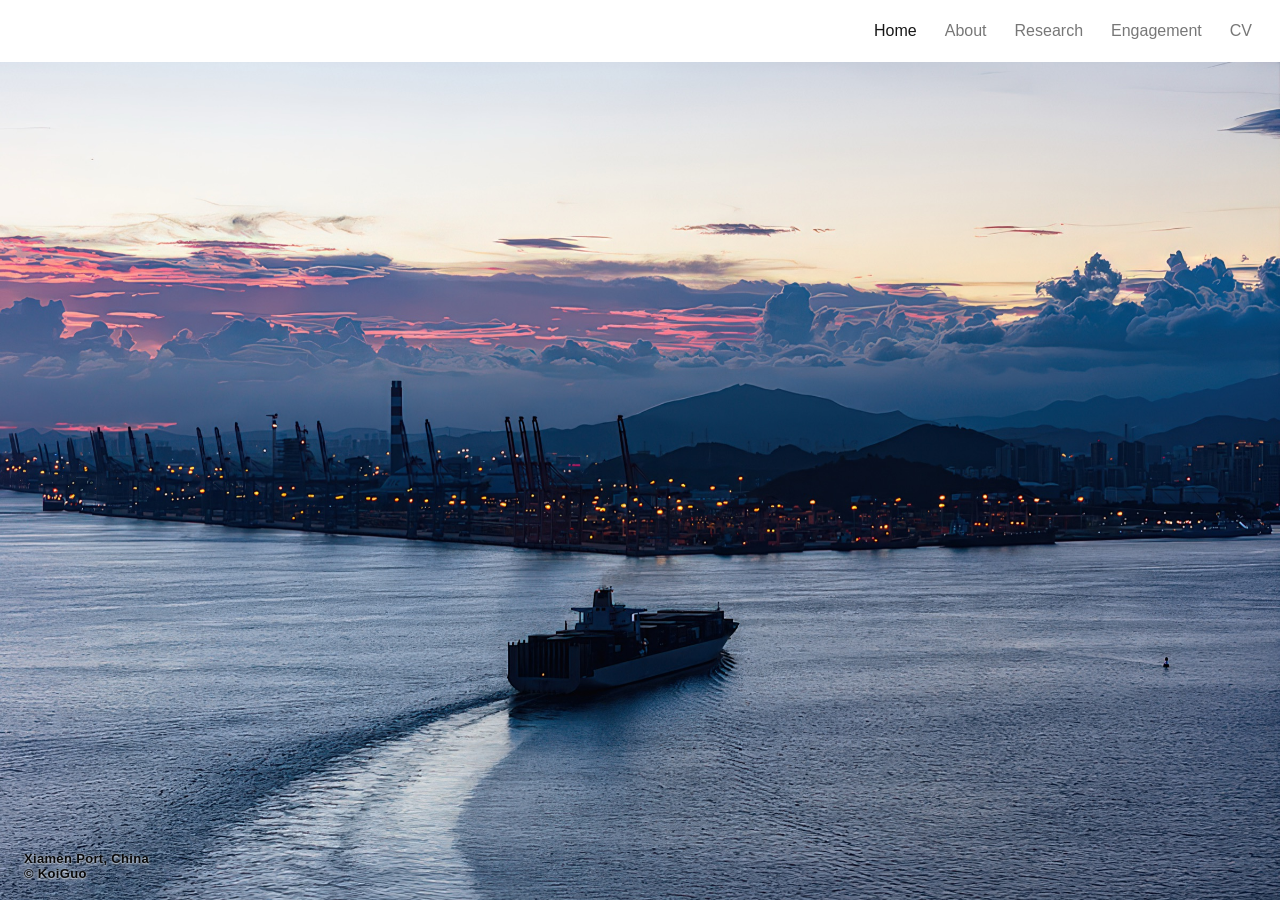
<file: index.html>
<!doctype html>
<html lang="en">
  <head>
    <meta charset="utf-8" />
    <meta name="viewport" content="width=device-width, initial-scale=1" />
    <meta
      name="description"
      content="Jeremy Jiajing Chen is a PhD candidate at HKUST working on shipping decarbonisation, AI for smart maritime systems, and maritime economics."
    />
    <title>Jeremy Jiajing Chen</title>
    <link rel="icon" href="assets/favicon.svg?v=3" type="image/svg+xml" />
    <link rel="stylesheet" href="assets/styles.css?v=30" />
    <script src="assets/navigation.js?v=5" defer></script>
  </head>
  <body class="cover-page">
    <a class="skip-link" href="#main">Skip to content</a>

    <header class="site-header">
      <div class="nav-shell">
        <nav class="site-nav" aria-label="Primary navigation">
          <a class="active" href="index.html" aria-current="page">Home</a>
          <a href="about.html">About</a>
          <a href="research.html">Research</a>
          <a href="impacts.html">Engagement</a>
          <a href="assets/Jiajing_Chen_CV.pdf">CV</a>
        </nav>
      </div>
    </header>

    <main id="main" class="cover-main">
      <img
        class="cover-photo"
        src="assets/homepage-cover.jpg"
        alt=""
      />
      <div class="ink-intro" aria-label="Welcome message">
        <p class="ink-line ink-greeting" data-ink-text>Hi there :)</p>
        <p class="ink-line ink-welcome" data-ink-text>Welcome to JJ's website!</p>
        <ul class="ink-interests" aria-label="Research interests">
          <li class="ink-line ink-interest" data-ink-text>
            Shipping emissions and decarbonisation
          </li>
          <li class="ink-line ink-interest" data-ink-text>
            AI for smart maritime systems
          </li>
          <li class="ink-line ink-interest" data-ink-text>
            Maritime economics and policy
          </li>
        </ul>
      </div>
      <p class="cover-location">
        Xiamen Port, China<br />
        © KoiGuo
      </p>
    </main>
  </body>
</html>
</file>
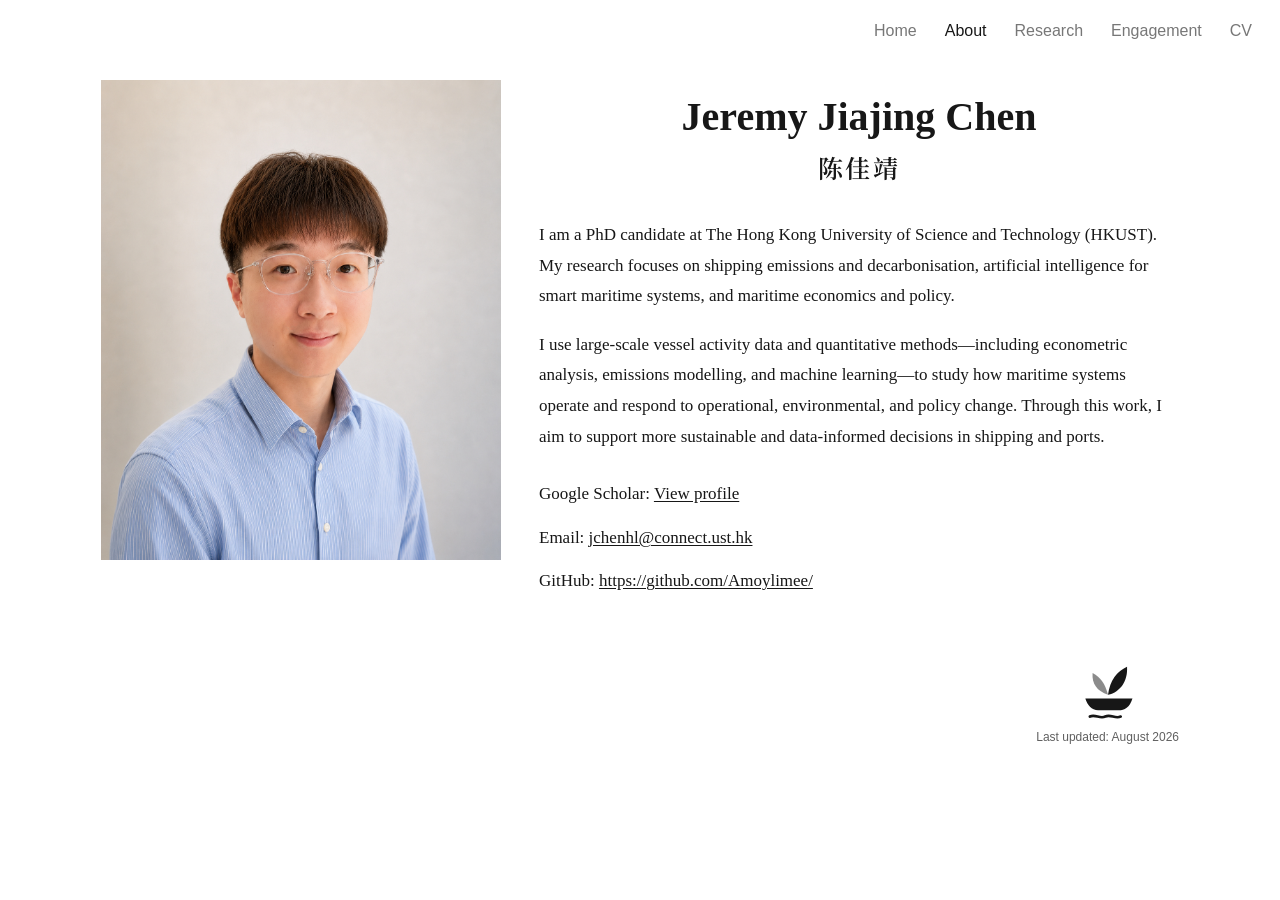
<file: about.html>
<!doctype html>
<html lang="en">
  <head>
    <meta charset="utf-8" />
    <meta name="viewport" content="width=device-width, initial-scale=1" />
    <meta
      name="description"
      content="Jeremy Jiajing Chen is a PhD candidate at HKUST working on shipping decarbonisation, AI for smart maritime systems, and maritime economics."
    />
    <title>About | Jeremy Jiajing Chen</title>
    <link rel="icon" href="assets/favicon.svg?v=3" type="image/svg+xml" />
    <link rel="preconnect" href="https://fonts.googleapis.com" />
    <link rel="preconnect" href="https://fonts.gstatic.com" crossorigin />
    <link
      href="https://fonts.googleapis.com/css2?family=Noto+Serif+SC:wght@600&amp;display=swap&amp;text=%E9%99%88%E4%BD%B3%E9%9D%96"
      rel="stylesheet"
    />
    <link rel="stylesheet" href="assets/styles.css?v=27" />
    <script src="assets/navigation.js?v=2" defer></script>
  </head>
  <body class="home-page">
    <a class="skip-link" href="#main">Skip to content</a>

    <header class="site-header">
      <div class="nav-shell">
        <nav class="site-nav" aria-label="Primary navigation">
          <a href="index.html">Home</a>
          <a class="active" href="about.html" aria-current="page">About</a>
          <a href="research.html">Research</a>
          <a href="impacts.html">Engagement</a>
          <a href="assets/Jiajing_Chen_CV.pdf">CV</a>
        </nav>
      </div>
    </header>

    <main id="main" class="home-main">
      <div class="home-grid">
        <img
          class="portrait-photo"
          src="assets/my-headshot-2.JPG"
          alt="Portrait of Jeremy Jiajing Chen"
        />

        <section class="home-copy" aria-labelledby="home-title">
          <h1 id="home-title">Jeremy Jiajing Chen</h1>
          <p class="chinese-name" lang="zh-Hans">陈佳靖</p>

          <p>
            I am a PhD candidate at The Hong Kong University of Science and
            Technology (HKUST). My research focuses on shipping emissions and
            decarbonisation, artificial intelligence for smart maritime
            systems, and maritime economics and policy.
          </p>

          <p>
            I use large-scale vessel activity data and quantitative
            methods—including econometric analysis, emissions modelling, and
            machine learning—to study how maritime systems operate and respond
            to operational, environmental, and policy change. Through this
            work, I aim to
            support more sustainable and data-informed decisions in shipping
            and ports.
          </p>

          <div class="profile-links" aria-label="Academic profile links">
            <p>
              Google Scholar:
              <a
                href="https://scholar.google.com/citations?user=E-e0sd4AAAAJ&amp;hl=en"
                target="_blank"
                rel="noreferrer"
                >View profile</a
              >
            </p>
            <p>
              Email:
              <a href="mailto:jchenhl@connect.ust.hk"
                >jchenhl@connect.ust.hk</a
              >
            </p>
            <p>
              GitHub:
              <a
                href="https://github.com/Amoylimee"
                target="_blank"
                rel="noreferrer"
                >https://github.com/Amoylimee/</a
              >
            </p>
          </div>
        </section>
      </div>

      <footer class="home-update">
        <img
          src="assets/logo-cargo-black.svg"
          alt="Maritime decarbonisation mark"
        />
        <p>Last updated: August 2026</p>
      </footer>
    </main>
  </body>
</html>
</file>
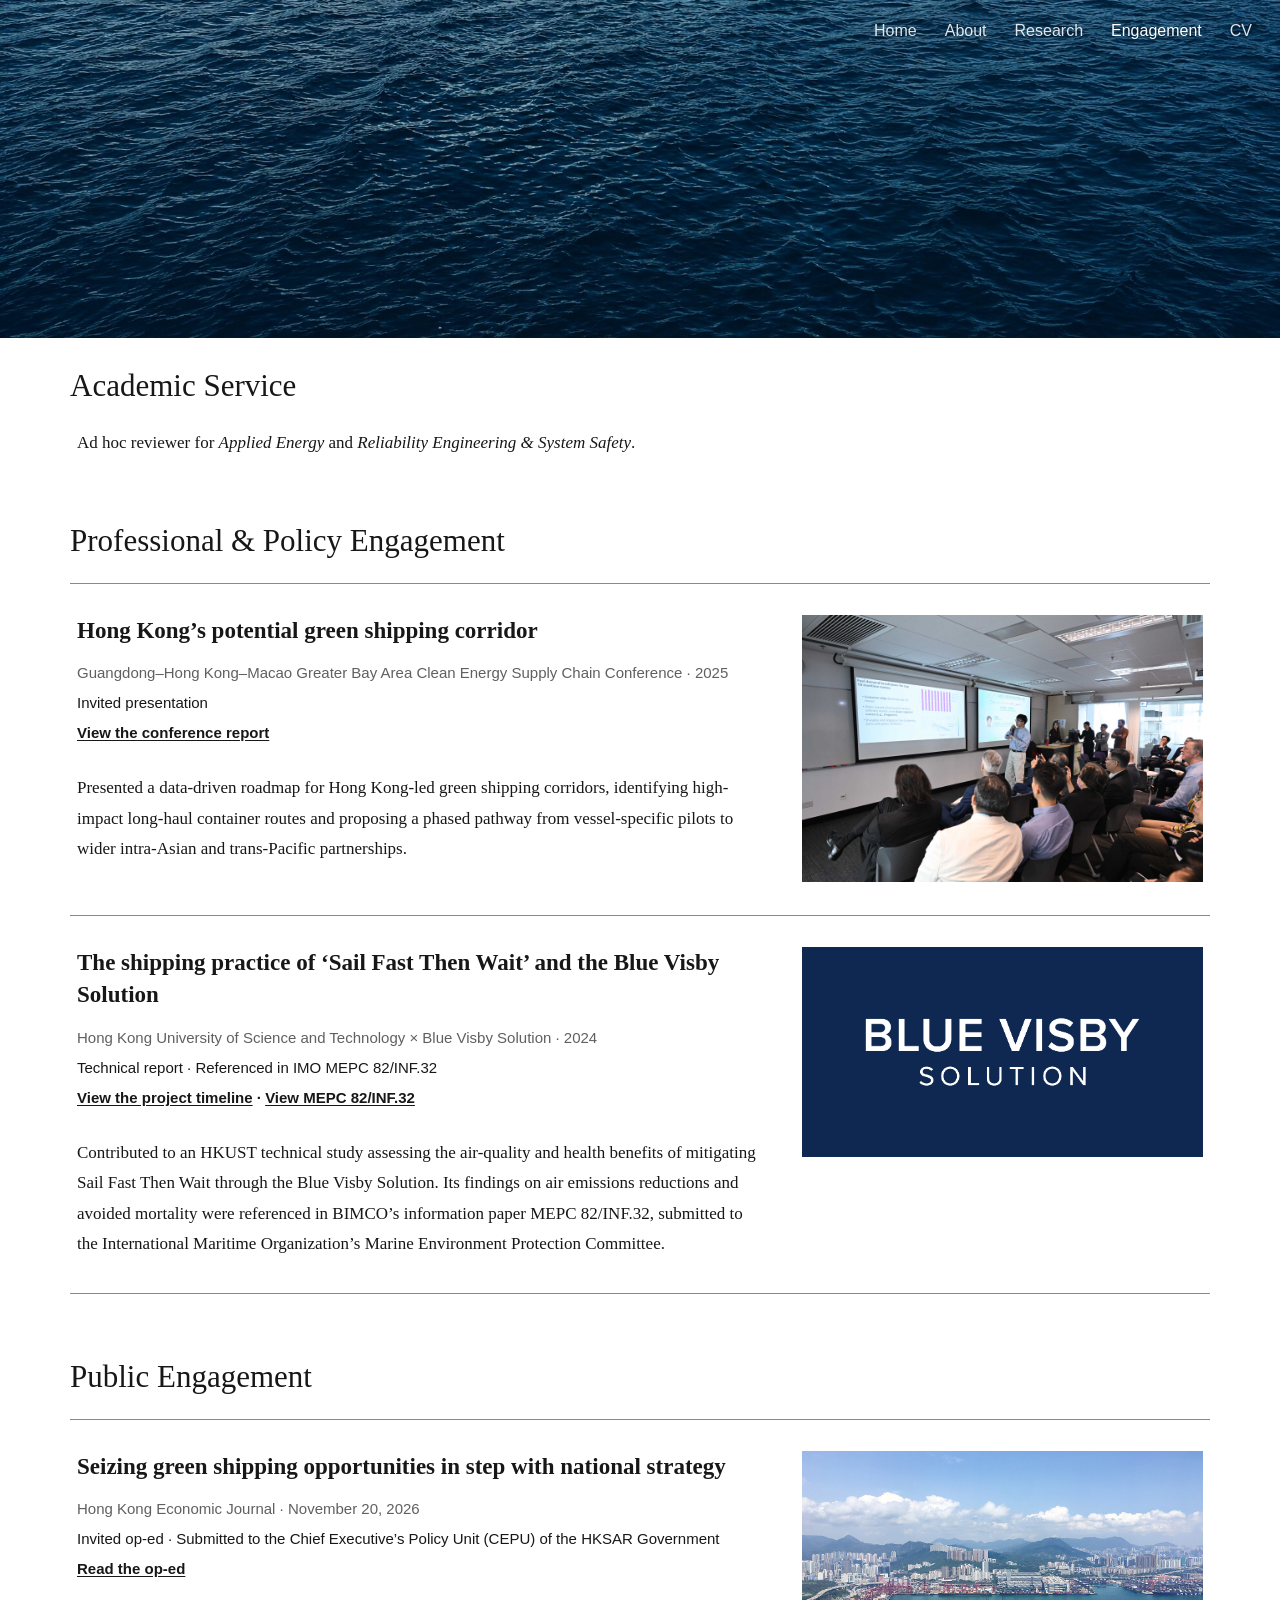
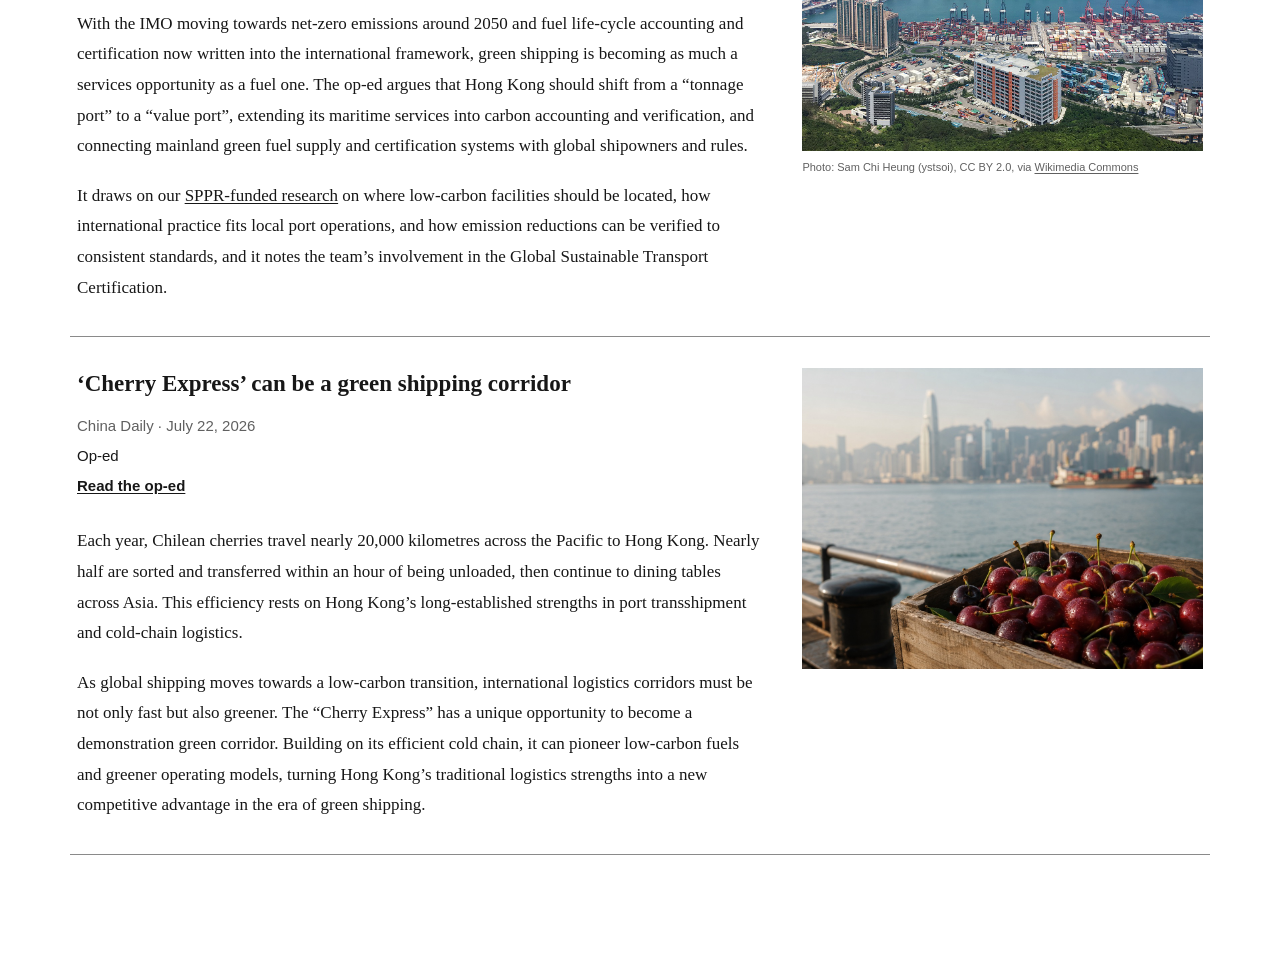
<file: impacts.html>
<!doctype html>
<html lang="en">
  <head>
    <meta charset="utf-8" />
    <meta name="viewport" content="width=device-width, initial-scale=1" />
    <meta
      name="description"
      content="Academic service, professional and policy engagement, and public writing by Jeremy Jiajing Chen."
    />
    <title>Service &amp; Engagement | Jeremy Jiajing Chen</title>
    <link rel="icon" href="assets/favicon.svg?v=3" type="image/svg+xml" />
    <link rel="stylesheet" href="assets/styles.css?v=31" />
    <script src="assets/navigation.js?v=2" defer></script>
  </head>
  <body class="impacts-page">
    <a class="skip-link" href="#main">Skip to content</a>

    <header class="research-banner">
      <div class="nav-shell">
        <nav class="site-nav site-nav-dark" aria-label="Primary navigation">
          <a href="index.html">Home</a>
          <a href="about.html">About</a>
          <a href="research.html">Research</a>
          <a class="active" href="impacts.html" aria-current="page"
            >Engagement</a
          >
          <a href="assets/Jiajing_Chen_CV.pdf">CV</a>
        </nav>
      </div>
    </header>

    <main id="main" class="impacts-main">
      <section class="engagement-group" aria-labelledby="academic-service">
        <h1 id="academic-service">Academic Service</h1>
        <p class="service-entry">
          Ad hoc reviewer for <cite>Applied Energy</cite> and
          <cite>Reliability Engineering &amp; System Safety</cite>.
        </p>
      </section>

      <section
        class="engagement-group"
        aria-labelledby="professional-policy-engagement"
      >
        <h1 id="professional-policy-engagement">
          Professional &amp; Policy Engagement
        </h1>

        <article class="impact-entry">
          <div class="impact-copy">
            <h2>Hong Kong&rsquo;s potential green shipping corridor</h2>
            <div class="impact-details">
              <p class="impact-meta">
                Guangdong&ndash;Hong Kong&ndash;Macao Greater Bay Area Clean
                Energy Supply Chain Conference &middot; 2025
              </p>
              <p class="impact-type">Invited presentation</p>
              <p class="impact-link">
                <a
                  href="https://hkcos.hk/wp-content/uploads/2025/12/2025%E7%B2%A4%E6%B8%AF%E6%BE%B3%E5%A4%A7%E6%B9%BE%E5%8C%BA%E6%B8%85%E6%B4%81%E8%83%BD%E6%BA%90%E4%BE%9B%E5%BA%94%E9%93%BE%E4%BA%A4%E6%B5%81%E4%BC%9A%E4%BC%9A%E8%AE%AE%E6%8A%A5%E5%91%8A-1.pdf"
                  target="_blank"
                  rel="noreferrer"
                  >View the conference report</a
                >
              </p>
            </div>
            <div class="impact-description">
              <p>
                Presented a data-driven roadmap for Hong Kong-led green
                shipping corridors, identifying high-impact long-haul container
                routes and proposing a phased pathway from vessel-specific
                pilots to wider intra-Asian and trans-Pacific partnerships.
              </p>
            </div>
          </div>
          <img
            class="impact-image presentation-image"
            src="assets/green-shipping-corridor-presentation.jpg"
            alt="Jeremy Jiajing Chen presenting research on green shipping corridors to an industry audience"
          />
        </article>

        <article class="impact-entry">
          <div class="impact-copy">
            <h2>
              The shipping practice of &lsquo;Sail Fast Then Wait&rsquo; and the
              Blue Visby Solution
            </h2>
            <div class="impact-details">
              <p class="impact-meta">
                Hong Kong University of Science and Technology &times; Blue
                Visby Solution &middot; 2024
              </p>
              <p class="impact-type">
                Technical report &middot; Referenced in IMO MEPC 82/INF.32
              </p>
              <p class="impact-link">
                <a
                  href="https://bluevisby.com/timeline/"
                  target="_blank"
                  rel="noreferrer"
                  >View the project timeline</a
                >
                <span aria-hidden="true"> &middot; </span>
                <a
                  href="https://maritimecyprus.com/wp-content/uploads/2024/10/Blue-Visby-Solution_c.pdf"
                  target="_blank"
                  rel="noreferrer"
                  >View MEPC 82/INF.32</a
                >
              </p>
            </div>
            <div class="impact-description">
              <p>
                Contributed to an HKUST technical study assessing the
                air-quality and health benefits of mitigating Sail Fast Then
                Wait through the Blue Visby Solution. Its findings on air
                emissions reductions and avoided mortality were referenced in
                BIMCO&rsquo;s information paper MEPC 82/INF.32, submitted to the
                International Maritime Organization&rsquo;s Marine Environment
                Protection Committee.
              </p>
            </div>
          </div>
          <img
            class="impact-image blue-visby-image"
            src="assets/blue-visby-solution.png"
            alt="Blue Visby Solution wordmark on a dark blue background"
          />
        </article>
      </section>

      <section
        class="engagement-group public-engagement-group"
        aria-labelledby="public-engagement"
      >
        <h1 id="public-engagement">Public Engagement</h1>

        <article class="impact-entry">
          <div class="impact-copy">
            <h2>
              Seizing green shipping opportunities in step with national strategy
            </h2>
            <div class="impact-details">
              <p class="impact-meta">
                Hong Kong Economic Journal &middot;
                <time datetime="2026-11-20">November 20, 2026</time>
              </p>
              <p class="impact-type">
                Invited op-ed &middot; Submitted to the Chief Executive&rsquo;s
                Policy Unit (CEPU) of the HKSAR Government
              </p>
              <p class="impact-link">
                <a
                  href="https://www.hkej.com/dailynews/commentary/article/4569854/"
                  target="_blank"
                  rel="noreferrer"
                  >Read the op-ed</a
                >
              </p>
            </div>
            <div class="impact-description">
              <p>
                With the IMO moving towards net-zero emissions around 2050 and
                fuel life-cycle accounting and certification now written into
                the international framework, green shipping is becoming as much
                a services opportunity as a fuel one. The op-ed argues that Hong
                Kong should shift from a &ldquo;tonnage port&rdquo; to a
                &ldquo;value port&rdquo;, extending its maritime services into
                carbon accounting and verification, and connecting mainland
                green fuel supply and certification systems with global
                shipowners and rules.
              </p>
              <p>
                It draws on our
                <a
                  href="https://www.cepu.gov.hk/en/PRFS/sppr-granted.html"
                  target="_blank"
                  rel="noreferrer"
                  >SPPR-funded research</a
                >
                on where low-carbon facilities should be located, how
                international practice fits local port operations, and how
                emission reductions can be verified to consistent standards, and
                it notes the team&rsquo;s involvement in the Global Sustainable
                Transport Certification.
              </p>
            </div>
          </div>
          <figure class="impact-figure">
            <img
              class="impact-image"
              src="assets/kwai-tsing-container-port.jpg"
              alt="Aerial view of Kwai Tsing Container Terminals, with berths, gantry cranes and stacked containers along Victoria Harbour"
            />
            <figcaption class="impact-credit">
              Photo: Sam Chi Heung (ystsoi), CC BY 2.0, via
              <a
                href="https://commons.wikimedia.org/wiki/File:Kwai_Tsing_Container_Terminal_201905.jpg"
                target="_blank"
                rel="noreferrer"
                >Wikimedia Commons</a
              >
            </figcaption>
          </figure>
        </article>

        <article class="impact-entry">
          <div class="impact-copy">
            <h2>
              &lsquo;Cherry Express&rsquo; can be a green shipping corridor
            </h2>
            <div class="impact-details">
              <p class="impact-meta">
                China Daily &middot;
                <time datetime="2026-07-22">July 22, 2026</time>
              </p>
              <p class="impact-type">Op-ed</p>
              <p class="impact-link">
                <a
                  href="https://www.chinadailyasia.com/hk/article/636824"
                  target="_blank"
                  rel="noreferrer"
                  >Read the op-ed</a
                >
              </p>
            </div>
            <div class="impact-description">
              <p>
                Each year, Chilean cherries travel nearly 20,000 kilometres
                across the Pacific to Hong Kong. Nearly half are sorted and
                transferred within an hour of being unloaded, then continue to
                dining tables across Asia. This efficiency rests on Hong
                Kong&rsquo;s long-established strengths in port transshipment
                and cold-chain logistics.
              </p>
              <p>
                As global shipping moves towards a low-carbon transition,
                international logistics corridors must be not only fast but
                also greener. The &ldquo;Cherry Express&rdquo; has a unique
                opportunity to become a demonstration green corridor. Building
                on its efficient cold chain, it can pioneer low-carbon fuels
                and greener operating models, turning Hong Kong&rsquo;s
                traditional logistics strengths into a new competitive
                advantage in the era of green shipping.
              </p>
            </div>
          </div>
          <img
            class="impact-image"
            src="assets/cherry-express-hong-kong.jpg"
            alt="Cherries beside Victoria Harbour, with a container ship and the Hong Kong skyline in the background"
          />
        </article>

      </section>
    </main>
  </body>
</html>
</file>
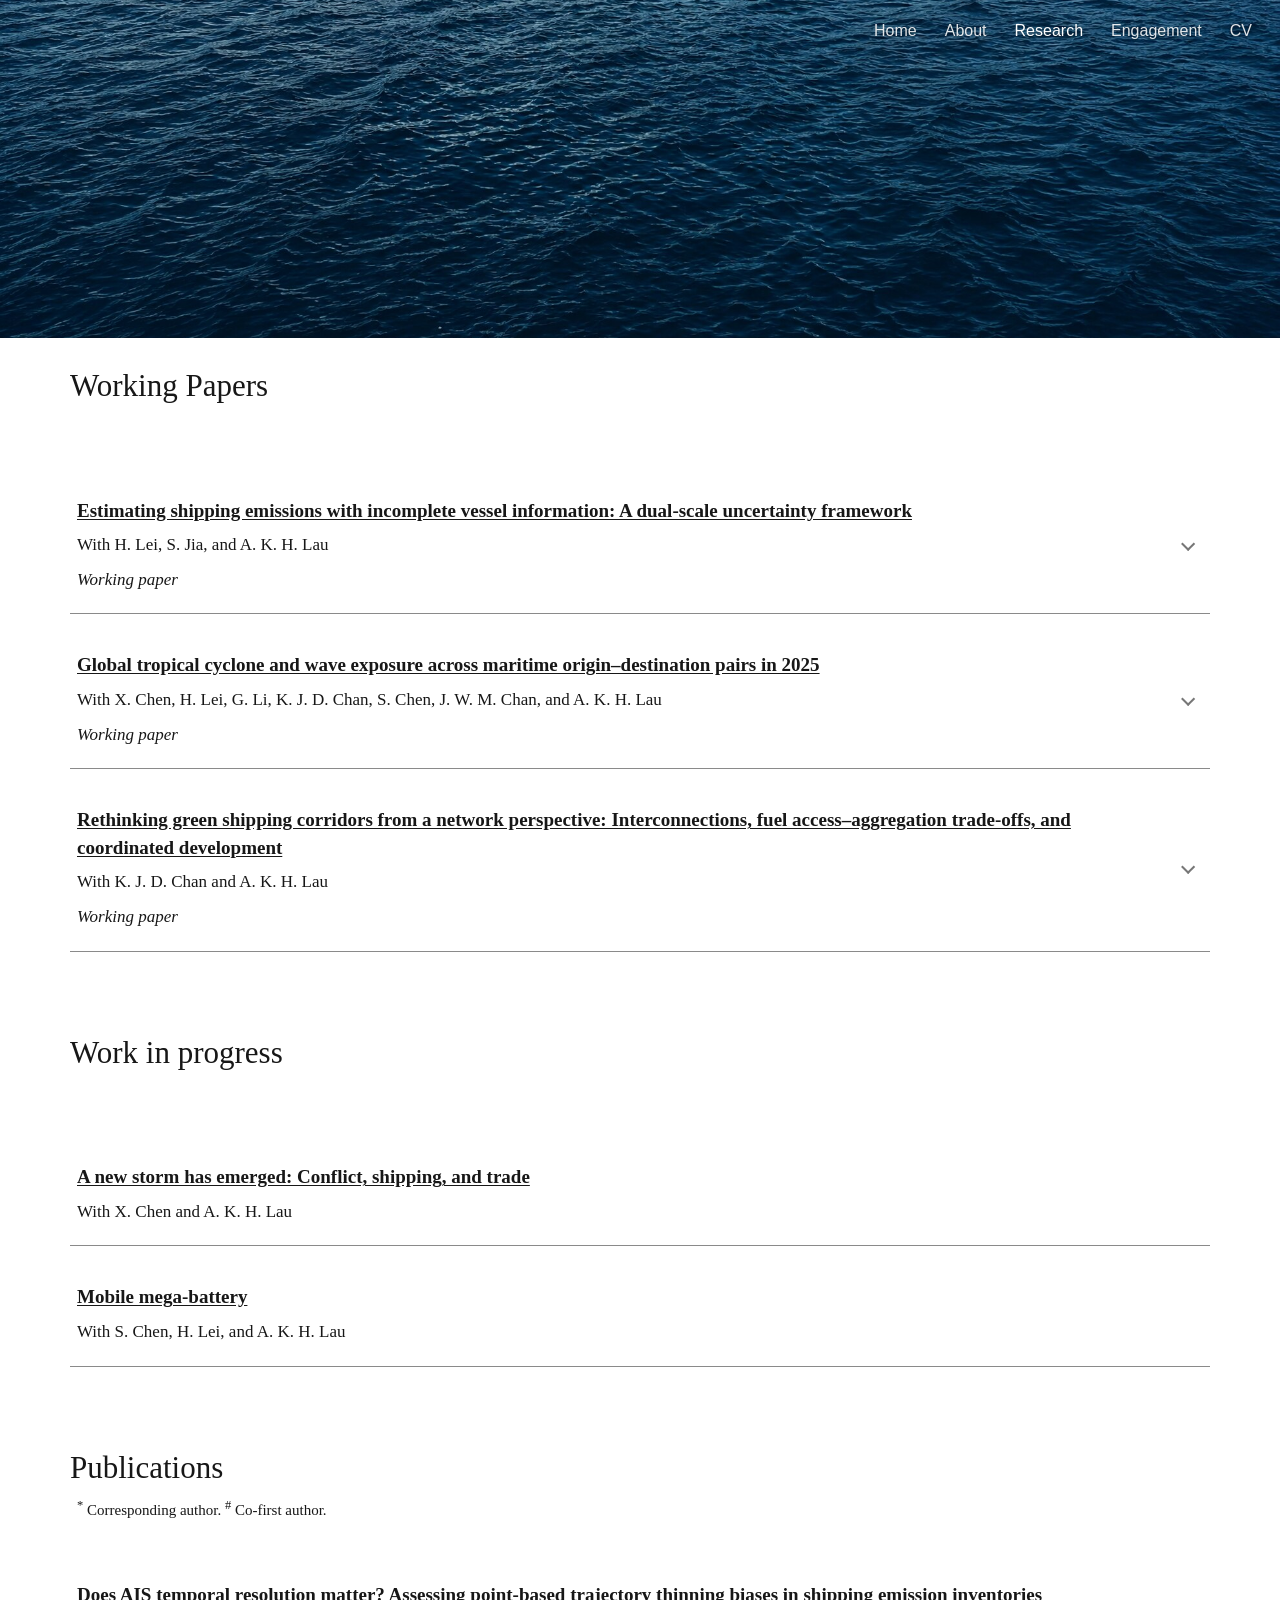
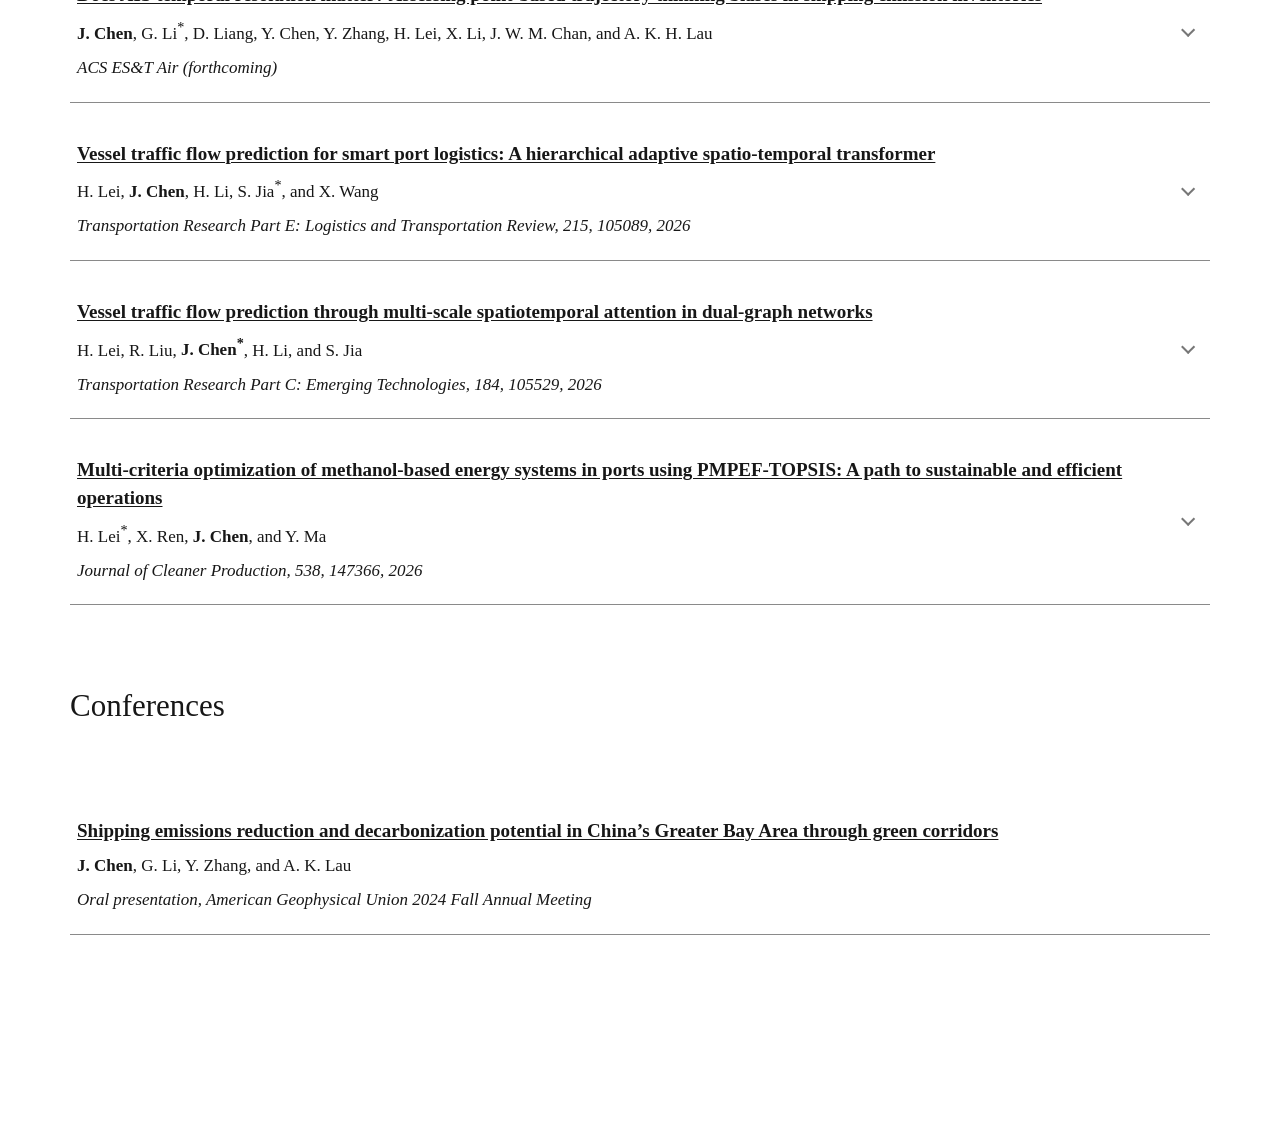
<file: research.html>
<!doctype html>
<html lang="en">
  <head>
    <meta charset="utf-8" />
    <meta name="viewport" content="width=device-width, initial-scale=1" />
    <meta
      name="description"
      content="Research by Jeremy Jiajing Chen on maritime decarbonisation, AIS-based shipping analytics, emissions estimation, and policy implementation."
    />
    <title>Research | Jeremy Jiajing Chen</title>
    <link rel="icon" href="assets/favicon.svg?v=3" type="image/svg+xml" />
    <link rel="stylesheet" href="assets/styles.css?v=27" />
    <script src="assets/navigation.js?v=2" defer></script>
  </head>
  <body class="research-page">
    <a class="skip-link" href="#main">Skip to content</a>

    <header class="research-banner">
      <div class="nav-shell">
        <nav class="site-nav site-nav-dark" aria-label="Primary navigation">
          <a href="index.html">Home</a>
          <a href="about.html">About</a>
          <a class="active" href="research.html" aria-current="page">Research</a>
          <a href="impacts.html">Engagement</a>
          <a href="assets/Jiajing_Chen_CV.pdf">CV</a>
        </nav>
      </div>
    </header>

    <main id="main" class="research-main">
      <section class="research-group" aria-labelledby="working-papers">
        <h1 id="working-papers">Working Papers</h1>

        <details class="paper-entry">
          <summary>
            <span class="paper-summary">
              <span class="paper-title">
                Estimating shipping emissions with incomplete vessel
                information: A dual-scale uncertainty framework
              </span>
              <span class="paper-authors">
                With H. Lei, S. Jia, and A. K. H. Lau
              </span>
              <span class="paper-status">Working paper</span>
            </span>
            <span class="chevron" aria-hidden="true"></span>
          </summary>
          <div class="paper-details">
            <p>
              AIS-based emissions inventories require ship type and technical
              specifications that are missing or unreliable for many observed
              vessels. Existing methods complete these fields one vessel at a
              time, keep a single completed record, and assume a fixed fleet
              composition. Dual-Scale Uncertainty-Aware Learning for Ship
              Emissions Estimation (DUAL-SEE) instead recovers ship type and
              technical specifications jointly from AIS behaviour and whatever
              information a vessel already has, retains multiple plausible
              profiles, and propagates uncertainty at both the vessel and the
              fleet level. Across 135 cases spanning nine information-loss
              scenarios, DUAL-SEE achieved a mean absolute inventory error of
              7.21%, roughly 34% below the best deterministic benchmark, with
              better interval quality than the sampling comparison. Applied to
              the 2025 Pearl River Delta fleet, vessels with incomplete
              information made up 87.8% of AIS-visible traffic and contributed
              an estimated 80.9%&ndash;83.8% of regional emissions, while
              fleet-level uncertainty accounted for 96.60%&ndash;97.74% of the
              variance in regional totals&mdash;showing that fleet composition,
              rather than individual vessel ambiguity, dominates inventory
              uncertainty under incomplete vessel information.
            </p>
          </div>
        </details>

        <details class="paper-entry">
          <summary>
            <span class="paper-summary">
              <span class="paper-title">
                Global tropical cyclone and wave exposure across maritime
                origin&ndash;destination pairs in 2025
              </span>
              <span class="paper-authors">
                With X. Chen, H. Lei, G. Li, K. J. D. Chan, S. Chen,
                J. W. M. Chan, and A. K. H. Lau
              </span>
              <span class="paper-status">Working paper</span>
            </span>
            <span class="chevron" aria-hidden="true"></span>
          </summary>
          <div class="paper-details">
            <p>
              Weather encountered at sea depends on where and when vessels
              travel. We present a global dataset of tropical cyclone proximity
              and wave conditions encountered by internationally operating
              merchant vessels in 2025. Using hourly Automatic Identification
              System (AIS)-derived positions, we reconstructed trajectories for
              over 1.1 million voyages by approximately 34,000 vessels and
              matched them to cyclone tracks and wave reanalysis. Monthly tables
              for directed country pairs and coded city pairs report cyclone
              exposure, mean significant wave height and high-wave exposure by
              vessel type and departure month. They also report sample sizes,
              data availability and exposure ranges associated with unknown
              vessel positions. Comparison with higher-frequency AIS data shows
              agreement in 97.6&ndash;99.1% of hours flagged as exposed by either
              source across the cyclone and high-wave measures. The tables can
              be linked to shipping performance, port activity and trade data
              to study transport reliability and maritime trade.
            </p>
          </div>
        </details>

        <details class="paper-entry">
          <summary>
            <span class="paper-summary">
              <span class="paper-title">
                Rethinking green shipping corridors from a network perspective:
                Interconnections, fuel access&ndash;aggregation trade-offs, and
                coordinated development
              </span>
              <span class="paper-authors">
                With K. J. D. Chan and A. K. H. Lau
              </span>
              <span class="paper-status">Working paper</span>
            </span>
            <span class="chevron" aria-hidden="true"></span>
          </summary>
          <div class="paper-details">
            <p>
              Green shipping corridors are expected to make green fuel available
              to ships and to bring early fuel demand together for suppliers. As
              announced initiatives multiply, how well they perform these
              functions depends on how they work together as a network, a
              perspective that has received little attention. We develop C-TIDE
              (Corridor Tracing of Itineraries, Demand, and Energy), a framework
              that matches each leg of recorded vessel itineraries to the
              initiatives it serves, tracks green fuel from supply ports to the
              legs on which it is used, and measures green-fuel accessibility and
              demand aggregation. We apply it to all 21 announced initiatives
              relevant to container shipping and a full year of global movements
              of 5,747 container ships in 2025, with a scenario centred on the
              larger vessels likely to use green methanol first. The initiatives
              operate as one network that shares vessels and ports. Their 37
              supply ports, clustered in Eastern Asia, Europe, and Northern
              America, could potentially meet 77% of these vessels' energy
              demand, more than half of it outside the designated port pairs,
              and concentrate corridor demand at a few ports. Within the same
              size limits, placing supply ports in regions where the announced
              network has few or no supply ports raised both measures by about
              22%, whereas pairing the existing supply ports differently did not.
              The two measures trade off unevenly, and expansion that pairs
              existing supply ports with ports in new regions improves both. The
              results provide an evidence base for planning future green
              shipping corridors as a network.
            </p>
          </div>
        </details>

      </section>

      <section class="research-group work-in-progress-group" aria-labelledby="work-in-progress">
        <h2 id="work-in-progress">Work in progress</h2>

        <article class="work-entry">
          <h3>A new storm has emerged: Conflict, shipping, and trade</h3>
          <p class="paper-authors">With X. Chen and A. K. H. Lau</p>
        </article>

        <article class="work-entry">
          <h3>Mobile mega-battery</h3>
          <p class="paper-authors">With S. Chen, H. Lei, and A. K. H. Lau</p>
        </article>
      </section>

      <section class="research-group publication-group" aria-labelledby="publications">
        <h2 id="publications">Publications</h2>
        <p class="author-note">
          <sup>*</sup> Corresponding author. <sup>#</sup> Co-first author.
        </p>

        <details class="paper-entry">
          <summary>
            <span class="paper-summary">
              <span class="paper-title">
                Does AIS temporal resolution matter? Assessing point-based
                trajectory thinning biases in shipping emission inventories
              </span>
              <span class="paper-authors">
                <strong>J. Chen</strong>, G. Li<sup>*</sup>, D. Liang,
                Y. Chen, Y. Zhang, H. Lei, X. Li, J. W. M. Chan, and
                A. K. H. Lau
              </span>
              <span class="paper-status">ACS ES&amp;T Air (forthcoming)</span>
            </span>
            <span class="chevron" aria-hidden="true"></span>
          </summary>
          <div class="paper-details">
            <p>
              High-frequency Automatic Identification System data are often
              thinned to reduce the computational cost of building shipping
              emission inventories, but the resulting bias is not well
              understood. Using records from more than 5,000 vessels in
              China&rsquo;s Greater Bay Area, this study quantifies how temporal
              subsampling affects emission estimates across vessel classes and
              traces those errors into air quality simulations. The results
              show systematic, interval-dependent emission underestimation,
              driven primarily by lost reconstructed activity time. Although
              regional-average concentration changes are modest, localized
              underestimation of NO<sub>x</sub> and SO<sub>2</sub> can reach
              approximately 40% near ports and shipping fairways, potentially
              obscuring pollution hotspots relevant to exposure assessment and
              coastal mitigation.
            </p>
          </div>
        </details>

        <details class="paper-entry">
          <summary>
            <span class="paper-summary">
              <span class="paper-title">
                Vessel traffic flow prediction for smart port logistics: A
                hierarchical adaptive spatio-temporal transformer
              </span>
              <span class="paper-authors">
                H. Lei, <strong>J. Chen</strong>, H. Li,
                S. Jia<sup>*</sup>, and X. Wang
              </span>
              <span class="paper-status">
                Transportation Research Part E: Logistics and Transportation
                Review, 215, 105089, 2026
              </span>
            </span>
            <span class="chevron" aria-hidden="true"></span>
          </summary>
          <div class="paper-details">
            <p>
              Reliable vessel traffic flow prediction is essential for proactive
              port management, but real-world applications are challenged by
              heterogeneous inputs, noisy multi-scale dynamics, rapidly changing
              port-network structures, and sparse observations. This study
              develops a Hierarchical Adaptive Spatio-Temporal Transformer
              (HAST-Former) that integrates feature alignment, multi-scale
              temporal guidance, adaptive spatial graph convolution, and
              spatio-temporal self-attention. Evaluations using AIS-derived data
              from Shanghai and Zhoushan show consistent improvements over
              leading benchmarks, including stronger performance in high-variance
              and long-horizon scenarios. The framework provides a robust basis
              for vessel traffic forecasting and data-driven smart port logistics.
            </p>
          </div>
        </details>

        <details class="paper-entry">
          <summary>
            <span class="paper-summary">
              <span class="paper-title">
                Vessel traffic flow prediction through multi-scale
                spatiotemporal attention in dual-graph networks
              </span>
              <span class="paper-authors">
                H. Lei, R. Liu, <strong>J. Chen<sup>*</sup></strong>, H. Li,
                and S. Jia
              </span>
              <span class="paper-status">
                Transportation Research Part C: Emerging Technologies, 184,
                105529, 2026
              </span>
            </span>
            <span class="chevron" aria-hidden="true"></span>
          </summary>
          <div class="paper-details">
            <p>
              Accurate vessel traffic flow forecasting is complicated by
              interacting spatial and temporal patterns and by both
              deterministic and stochastic influences. This study develops a
              Parallel Spatiotemporal Attention framework that combines
              multi-view temporal convolutional networks, long short-term
              memory units, and dual graphs representing geographic proximity
              and functional similarity. A constraint-aware cross-attention
              mechanism incorporates waterway connectivity and Automatic
              Identification System data quality. Cross-port experiments in
              Zhoushan and Shanghai show that the framework consistently
              outperforms leading benchmarks and can support data-driven
              maritime traffic management.
            </p>
          </div>
        </details>

        <details class="paper-entry">
          <summary>
            <span class="paper-summary">
              <span class="paper-title">
                Multi-criteria optimization of methanol-based energy systems in
                ports using PMPEF-TOPSIS: A path to sustainable and efficient
                operations
              </span>
              <span class="paper-authors">
                H. Lei<sup>*</sup>, X. Ren, <strong>J. Chen</strong>, and Y. Ma
              </span>
              <span class="paper-status">
                Journal of Cleaner Production, 538, 147366, 2026
              </span>
            </span>
            <span class="chevron" aria-hidden="true"></span>
          </summary>
          <div class="paper-details">
            <p>
              Ports are strategic, energy-intensive nodes in global logistics,
              and decarbonization pressures are driving the need for low-carbon,
              infrastructure-compatible solutions. Methanol offers a technically
              practical pathway due to its liquid form, established handling
              compatibility, and lower emission potential relative to conventional
              fuels. This study presents the first structured comparative
              evaluation of methanol-based port power systems across thermochemical,
              electrochemical, and hydrogen-carrier routes. A new multi-criteria
              decision-making model, the Port Methanol Power System Evaluation
              Framework–TOPSIS (PMPEF-TOPSIS), is developed to assess feasibility
              across technical, economic, environmental, and regulatory dimensions.
              The TOPSIS results indicate substantial differentiation in criterion
              influence. Technological Innovation (1.000) and Environmental Impact
              (0.941) exhibit the highest proximity to the ideal solution, followed
              by Cost Efficiency (0.735), demonstrating that technology advancement
              and emissions performance remain the primary leverage points for
              methanol system feasibility. Performance in Dynamic Scenarios (0.000)
              and Economic Feasibility (0.382) ranked lowest, highlighting current
              limitations in operational robustness and macro-economic resilience.
              Electrochemical conversion ranked first among the alternatives (0.73),
              indicating the strongest overall suitability for port deployment. This
              framework offers a robust basis for strategic prioritisation and
              investment sequencing in port energy transition planning.
            </p>
          </div>
        </details>
      </section>

      <section class="research-group conference-group" aria-labelledby="conferences">
        <h2 id="conferences">Conferences</h2>

        <article class="conference-entry">
          <h3>
            Shipping emissions reduction and decarbonization potential in
            China&rsquo;s Greater Bay Area through green corridors
          </h3>
          <p class="conference-authors">
            <strong>J. Chen</strong>, G. Li, Y. Zhang, and A. K. Lau
          </p>
          <p class="conference-status">
            Oral presentation, American Geophysical Union 2024 Fall
            Annual Meeting
          </p>
        </article>
      </section>
    </main>
  </body>
</html>
</file>
<file: assets/styles.css>
:root {
  --text: #171717;
  --muted: #606060;
  --line: #8a8a8a;
  --placeholder: #e9e9e9;
  --placeholder-dark: #b8b8b8;
  --page-width: 1140px;
}

* {
  box-sizing: border-box;
}

html {
  scroll-behavior: smooth;
}

body {
  margin: 0;
  color: var(--text);
  background: #fff;
  font-family: Georgia, "Times New Roman", serif;
  font-size: 17px;
  line-height: 1.8;
  -webkit-font-smoothing: antialiased;
}

a {
  color: inherit;
  text-underline-offset: 2px;
}

.skip-link {
  position: fixed;
  top: 10px;
  left: 10px;
  z-index: 100;
  padding: 7px 12px;
  color: #fff;
  background: #111;
  transform: translateY(-150%);
}

.skip-link:focus {
  transform: translateY(0);
}

.site-header {
  height: 62px;
  background: #fff;
}

.nav-shell {
  position: fixed;
  top: 0;
  left: 0;
  z-index: 50;
  display: flex;
  width: 100%;
  height: 62px;
  padding: 0 28px;
  align-items: center;
  justify-content: flex-end;
  transition:
    background-color 160ms ease,
    box-shadow 160ms ease;
}

.site-header .nav-shell,
.nav-shell.is-scrolled {
  background: rgba(255, 255, 255, 0.96);
}

.nav-shell.is-scrolled {
  box-shadow: 0 1px 8px rgba(0, 0, 0, 0.08);
  backdrop-filter: blur(8px);
}

.site-nav {
  display: flex;
  align-items: center;
  gap: 28px;
  font-family: Arial, Helvetica, sans-serif;
  font-size: 16px;
}

.site-nav a {
  color: #777;
  text-decoration: none;
}

.site-nav .nav-placeholder {
  color: #aaa;
  cursor: default;
}

.site-nav a:hover,
.site-nav a.active {
  color: #171717;
}

.home-main {
  padding: 18px 30px 100px;
}

.home-grid {
  display: grid;
  grid-template-columns: minmax(320px, 400px) minmax(440px, 640px);
  gap: 38px;
  align-items: start;
  width: min(100%, 1078px);
  margin: 0 auto;
}

.portrait-photo {
  display: block;
  width: 100%;
  height: auto;
}

.home-copy {
  padding: 13px 0 0;
}

.home-copy h1 {
  margin: 0 0 4px;
  font-size: clamp(32px, 3.4vw, 40px);
  font-weight: 700;
  line-height: 1.2;
  text-align: center;
}

.chinese-name {
  margin: 0 0 30px !important;
  font-family: "Noto Serif SC", "Songti SC", serif;
  font-size: 25px;
  font-weight: 600;
  letter-spacing: 0.1em;
  text-align: center;
}

.home-copy p {
  margin: 0 0 18px;
}

.profile-links {
  margin-top: 27px;
}

.profile-links p {
  margin-bottom: 13px;
}

.home-update {
  display: grid;
  justify-content: end;
  width: min(100%, 1078px);
  margin: 54px auto 0;
  font-family: Arial, Helvetica, sans-serif;
  text-align: center;
}

.home-update img {
  display: block;
  width: 58px;
  height: 58px;
  margin: 0 auto;
}

.home-update p {
  margin: 7px 0 0;
  color: var(--muted);
  font-size: 12px;
  line-height: 1.4;
}

.research-banner {
  min-height: 338px;
  background: url("ocean-header-wide.jpg") center / cover no-repeat;
}

.cover-main {
  position: relative;
  display: block;
  overflow: hidden;
}

.cover-photo {
  display: block;
  width: 100%;
  height: calc(100vh - 62px);
  object-fit: cover;
  object-position: center 62%;
}

.ink-intro {
  position: absolute;
  inset: 0;
  display: flex;
  flex-direction: column;
  align-items: flex-end;
  justify-content: center;
  padding: 0 clamp(22px, 3vw, 48px) 0 46vw;
  color: #fff;
  text-align: right;
  pointer-events: none;
}

.ink-line {
  max-width: 1000px;
  margin: 0;
  font-family: Palatino, "Palatino Linotype", "Book Antiqua", Georgia, serif;
  font-style: italic;
  font-weight: 700;
  line-height: 1.35;
  letter-spacing: 0.012em;
  text-shadow:
    0 1px 2px rgba(7, 18, 34, 0.75),
    0 0 8px rgba(7, 18, 34, 0.34);
}

.ink-greeting {
  font-size: clamp(25px, 2.35vw, 36px);
}

.ink-welcome {
  margin-top: 8px;
  font-size: clamp(31px, 3.2vw, 47px);
}

.ink-interests {
  margin: 18px 0 0;
  padding: 0;
  list-style: none;
}

.ink-interest {
  font-size: clamp(15px, 1.35vw, 21px);
}

.ink-interest + .ink-interest {
  margin-top: 2px;
}

.ink-char {
  display: inline-block;
  opacity: 0;
  filter: blur(5px);
  transform: translateY(1px) scale(0.97);
  animation:
    ink-write 850ms cubic-bezier(0.22, 0.68, 0.2, 1) var(--write-delay) forwards,
    ink-vanish 1450ms ease-in var(--fade-delay) forwards;
}

.ink-word {
  display: inline-block;
  white-space: nowrap;
}

.ink-space {
  width: 0.27em;
}

.cover-location {
  position: absolute;
  bottom: 18px;
  left: 24px;
  margin: 0;
  color: rgba(0, 0, 0, 0.95);
  font-family: Arial, Helvetica, sans-serif;
  font-size: 13px;
  font-weight: 700;
  line-height: 1.2;
  letter-spacing: 0.025em;
  text-shadow:
    0 1px 2px rgba(255, 255, 255, 0.72),
    0 0 4px rgba(255, 255, 255, 0.42);
}

@keyframes ink-write {
  0% {
    opacity: 0;
    filter: blur(5px);
    transform: translateY(1px) scale(0.97);
  }

  55% {
    opacity: 0.62;
    filter: blur(1.2px);
  }

  100% {
    opacity: 1;
    filter: blur(0);
    transform: translateY(0) scale(1);
  }
}

@keyframes ink-vanish {
  0% {
    opacity: 1;
    filter: blur(0);
  }

  55% {
    opacity: 0.3;
    filter: blur(2px);
  }

  100% {
    opacity: 0;
    filter: blur(7px);
  }
}

.research-banner .nav-shell {
  width: 100%;
}

.site-nav-dark a {
  color: rgba(255, 255, 255, 0.88);
  text-shadow: 0 1px 2px rgba(0, 0, 0, 0.35);
}

.site-nav-dark a:hover,
.site-nav-dark a.active {
  color: #fff;
}

.research-banner .nav-shell.is-scrolled .site-nav-dark a {
  color: #777;
  text-shadow: none;
}

.research-banner .nav-shell.is-scrolled .site-nav-dark a:hover,
.research-banner .nav-shell.is-scrolled .site-nav-dark a.active {
  color: #171717;
}

.site-nav-dark .nav-placeholder {
  color: rgba(255, 255, 255, 0.4);
}

.research-banner .nav-shell.is-scrolled .nav-placeholder {
  color: #aaa;
}

.research-main {
  width: min(calc(100% - 44px), var(--page-width));
  margin: 0 auto;
  padding: 29px 0 120px;
}

.research-group {
  margin-bottom: 72px;
}

.research-group h1,
.research-group h2 {
  margin: 0 0 54px;
  font-size: 31px;
  font-weight: 400;
  line-height: 1.25;
}

.research-group h2 {
  margin-top: 82px;
}

.paper-entry {
  border-bottom: 1px solid var(--line);
}

.paper-entry summary {
  display: grid;
  grid-template-columns: minmax(0, 1fr) 34px;
  gap: 24px;
  align-items: center;
  padding: 37px 7px 18px;
  cursor: pointer;
  list-style: none;
}

.paper-entry summary::-webkit-details-marker {
  display: none;
}

.paper-summary {
  display: block;
}

.paper-title,
.paper-authors,
.paper-status {
  display: block;
}

.paper-title {
  margin-bottom: 6px;
  font-size: 19px;
  font-weight: 700;
  line-height: 1.45;
  text-decoration: underline;
  text-underline-offset: 2px;
}

.paper-authors,
.paper-status {
  margin-top: 4px;
}

.paper-status {
  font-style: italic;
}

.chevron {
  width: 10px;
  height: 10px;
  justify-self: center;
  border-right: 2px solid #777;
  border-bottom: 2px solid #777;
  transform: rotate(45deg) translateY(-3px);
  transition: transform 180ms ease;
}

.paper-entry[open] .chevron {
  transform: rotate(225deg) translate(-2px, -2px);
}

.paper-details {
  max-width: 970px;
  padding: 5px 55px 25px 7px;
  color: #333;
}

.paper-details p {
  margin: 0 0 13px;
}

.paper-materials {
  font-weight: 700;
}

.simple-entry {
  padding: 0 7px 27px;
}

.simple-entry h3 {
  margin: 0 0 3px;
  font-size: 19px;
  text-decoration: underline;
  text-underline-offset: 2px;
}

.simple-entry p {
  margin: 0;
}

.paper-authors strong {
  font-weight: 700;
}

.publication-group h2 {
  margin-bottom: 7px;
}

.author-note {
  margin: 0 7px 20px;
  font-size: 15px;
}

.conference-group h2 {
  margin-bottom: 54px;
}

.work-entry,
.conference-entry {
  border-bottom: 1px solid var(--line);
  padding: 37px 7px 18px;
}

.work-entry h3,
.conference-entry h3 {
  margin: 0 0 6px;
  font-size: 19px;
  line-height: 1.45;
  text-decoration: underline;
  text-underline-offset: 2px;
}

.work-entry p,
.conference-entry p {
  margin: 4px 0 0;
}

.conference-status {
  font-style: italic;
}

.impacts-main {
  width: min(calc(100% - 44px), var(--page-width));
  margin: 0 auto;
  padding: 29px 0 120px;
}

.impacts-main h1 {
  margin: 0 0 14px;
  font-size: 31px;
  font-weight: 400;
  line-height: 1.25;
}

.engagement-group {
  margin-bottom: 64px;
}

.engagement-group > h1 {
  margin-bottom: 22px;
}

.service-entry {
  margin: 0 7px;
}

.public-engagement-group {
  margin-bottom: 0;
}

.impact-entry {
  display: grid;
  grid-template-columns: minmax(0, 1.45fr) minmax(280px, 0.85fr);
  gap: 42px;
  align-items: start;
  border-top: 1px solid var(--line);
  border-bottom: 1px solid var(--line);
  padding: 31px 7px 33px;
}

.impact-entry + .impact-entry {
  border-top: 0;
}

.impact-copy {
  min-width: 0;
}

.impact-type,
.impact-meta,
.impact-link {
  font-family: -apple-system, BlinkMacSystemFont, "Segoe UI", sans-serif;
}

.impact-entry h2 {
  margin: 0 0 12px;
  font-size: 23px;
  line-height: 1.4;
}

.impact-details {
  margin: 0 0 27px;
}

.impact-meta {
  margin: 0 0 3px;
  color: var(--muted);
  font-size: 15px;
}

.impact-type {
  margin: 0 0 3px;
  color: var(--text);
  font-size: 15px;
  font-weight: 500;
}

.impact-link {
  margin: 0;
  font-size: 15px;
  font-weight: 600;
}

.impact-description p {
  max-width: 760px;
  margin: 0 0 19px;
}

.impact-description p:last-child {
  margin-bottom: 0;
}

.impact-image {
  display: block;
  width: 100%;
  height: auto;
  aspect-ratio: 4 / 3;
  object-fit: cover;
}

.impact-figure {
  margin: 0;
}

.impact-credit {
  margin: 8px 0 0;
  font-family: -apple-system, BlinkMacSystemFont, "Segoe UI", sans-serif;
  font-size: 11px;
  line-height: 1.5;
  color: var(--muted);
}

.presentation-image {
  aspect-ratio: 3 / 2;
}

.blue-visby-image {
  aspect-ratio: 1201 / 629;
  object-fit: contain;
  background: #112e59;
}

@media (max-width: 900px) {
  .home-grid {
    grid-template-columns: minmax(260px, 360px) minmax(360px, 1fr);
    gap: 30px;
  }

  .impact-entry {
    grid-template-columns: minmax(0, 1fr) minmax(240px, 0.75fr);
    gap: 28px;
  }
}

@media (max-width: 730px) {
  .nav-shell {
    height: 56px;
    padding: 0 18px;
  }

  .site-nav {
    gap: 28px;
    font-size: 15px;
  }

  .site-header {
    height: 56px;
  }

  .home-main {
    padding: 15px 20px 70px;
  }

  .home-grid {
    grid-template-columns: 1fr;
    max-width: 560px;
  }

  .portrait-photo {
    width: min(100%, 300px);
    margin: 0 auto;
  }

  .home-copy h1 {
    margin-top: 8px;
  }

  .research-banner {
    min-height: 220px;
  }

  .cover-photo {
    height: calc(100vh - 56px);
  }

  .ink-intro {
    padding: 0 18px 0 12vw;
  }

  .ink-welcome {
    margin-top: 5px;
  }

  .ink-interests {
    margin-top: 14px;
  }

  .cover-location {
    bottom: 14px;
    left: 16px;
    font-size: 12px;
  }

  .research-main {
    width: min(calc(100% - 30px), var(--page-width));
    padding-top: 35px;
  }

  .impacts-main {
    width: min(calc(100% - 30px), var(--page-width));
    padding-top: 35px;
  }

  .impact-entry {
    grid-template-columns: 1fr;
    gap: 28px;
  }

  .impact-figure,
  .impact-image {
    grid-row: 1;
  }

  .impact-copy {
    grid-row: 2;
  }

  .engagement-group {
    margin-bottom: 52px;
  }

  .research-group h1,
  .research-group h2 {
    margin-bottom: 30px;
  }

  .paper-entry summary {
    padding-top: 27px;
  }
}

@media (prefers-reduced-motion: reduce) {
  html {
    scroll-behavior: auto;
  }

  * {
    transition-duration: 0.01ms !important;
  }

  .ink-char {
    opacity: 1;
    filter: none;
    transform: none;
    animation: none;
  }
}
</file>
